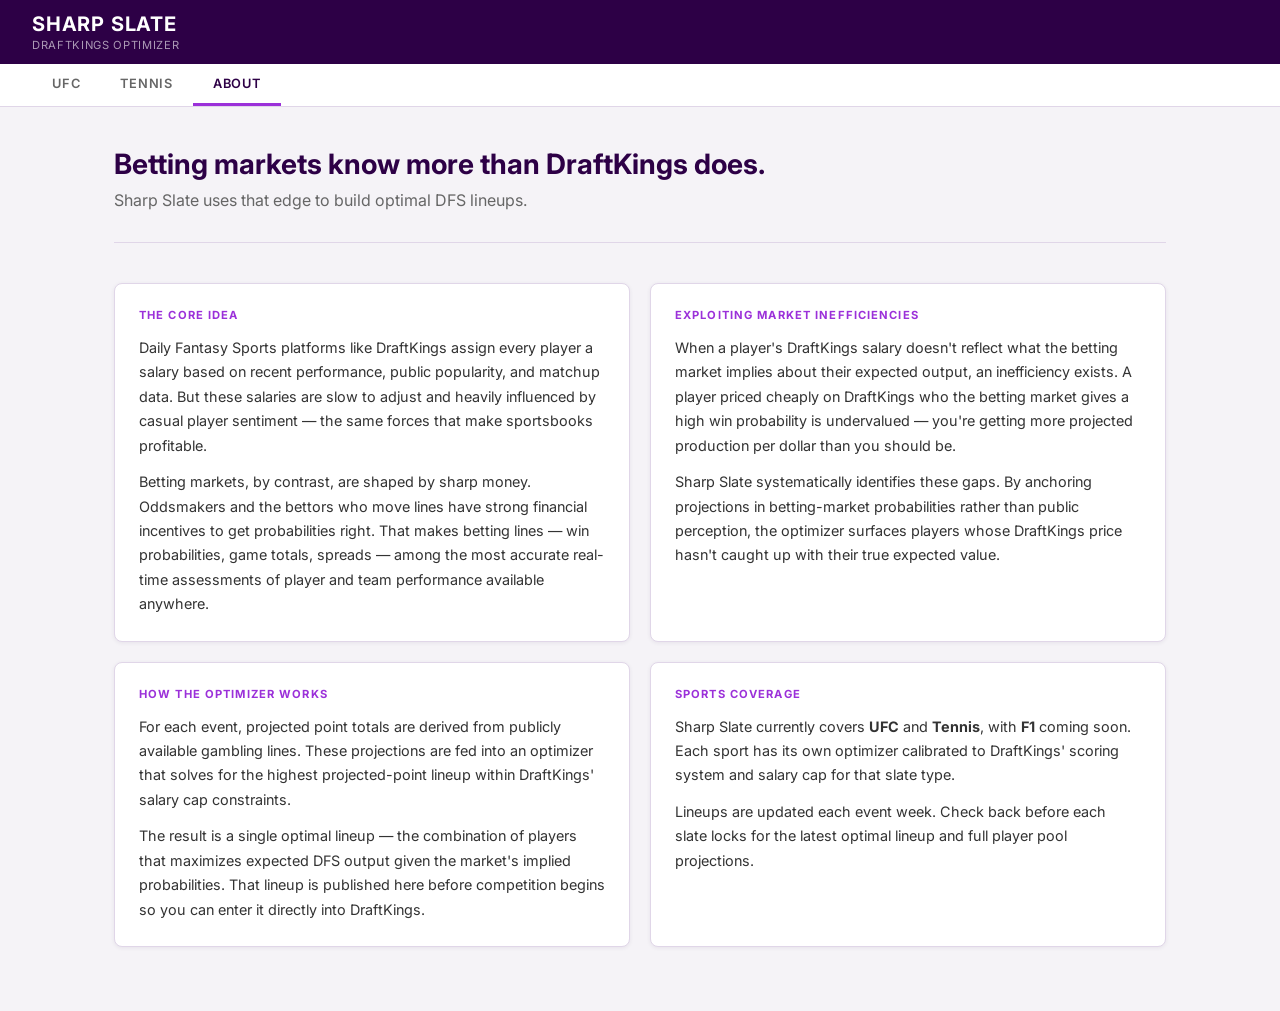
<file: about.html>
<!DOCTYPE html>
<html lang="en">
<head>
  <meta charset="UTF-8" />
  <meta name="viewport" content="width=device-width, initial-scale=1.0" />
  <title>About — Sharp Slate</title>
  <link rel="preconnect" href="https://fonts.googleapis.com" />
  <link href="https://fonts.googleapis.com/css2?family=Inter:wght@400;600;700&display=swap" rel="stylesheet" />
  <link rel="stylesheet" href="style.css" />
</head>
<body>

<header>
  <div class="header-left">
    <h1><a href="index.html" class="header-link">Sharp Slate</a></h1>
    <div class="subtitle">DraftKings Optimizer</div>
  </div>
  <div class="header-right"></div>
</header>

<nav class="site-nav">
  <a href="ufc.html">UFC</a>
  <a href="index.html">Tennis</a>
  <a href="about.html" class="active">About</a>
</nav>

<main class="about-main">

  <div class="about-hero">
    <h2>Betting markets know more than DraftKings does.</h2>
    <p>Sharp Slate uses that edge to build optimal DFS lineups.</p>
  </div>

  <div class="about-grid">

    <div class="about-card">
      <div class="about-card-title">The Core Idea</div>
      <p>
        Daily Fantasy Sports platforms like DraftKings assign every player a salary based on
        recent performance, public popularity, and matchup data. But these salaries are slow
        to adjust and heavily influenced by casual player sentiment — the same forces that
        make sportsbooks profitable.
      </p>
      <p>
        Betting markets, by contrast, are shaped by sharp money. Oddsmakers and the bettors
        who move lines have strong financial incentives to get probabilities right. That makes
        betting lines — win probabilities, game totals, spreads — among the most accurate
        real-time assessments of player and team performance available anywhere.
      </p>
    </div>

    <div class="about-card">
      <div class="about-card-title">Exploiting Market Inefficiencies</div>
      <p>
        When a player's DraftKings salary doesn't reflect what the betting market implies
        about their expected output, an inefficiency exists. A player priced cheaply on
        DraftKings who the betting market gives a high win probability is undervalued —
        you're getting more projected production per dollar than you should be.
      </p>
      <p>
        Sharp Slate systematically identifies these gaps. By anchoring projections in
        betting-market probabilities rather than public perception, the optimizer surfaces
        players whose DraftKings price hasn't caught up with their true expected value.
      </p>
    </div>

    <div class="about-card">
      <div class="about-card-title">How the Optimizer Works</div>
      <p>
        For each event, projected point totals are derived from publicly available gambling
        lines. These projections are fed into an optimizer that solves for the highest
        projected-point lineup within DraftKings' salary cap constraints.
      </p>
      <p>
        The result is a single optimal lineup — the combination of players that maximizes
        expected DFS output given the market's implied probabilities. That lineup is
        published here before competition begins so you can enter it directly into DraftKings.
      </p>
    </div>

    <div class="about-card">
      <div class="about-card-title">Sports Coverage</div>
      <p>
        Sharp Slate currently covers <strong>UFC</strong> and <strong>Tennis</strong>, with
        <strong>F1</strong> coming soon. Each sport has its own optimizer calibrated to
        DraftKings' scoring system and salary cap for that slate type.
      </p>
      <p>
        Lineups are updated each event week. Check back before each slate locks for the
        latest optimal lineup and full player pool projections.
      </p>
    </div>

  </div>

</main>

</body>
</html>
</file>
<file: style.css>
*, *::before, *::after { box-sizing: border-box; margin: 0; padding: 0; }

:root {
  --purple: #2D0046;
  --purple-mid: #5a1a7a;
  --purple-light: #f3eef7;
  --accent: #9b30d9;
  --text: #1a1a1a;
  --muted: #666;
  --border: #e0d6e8;
  --white: #ffffff;
  --optimal-bg: #f0e8f9;
}

body {
  font-family: 'Inter', system-ui, -apple-system, sans-serif;
  background: #f5f3f7;
  color: var(--text);
  min-height: 100vh;
}

/* ── Header ── */
header {
  background: var(--purple);
  color: var(--white);
  padding: 0 2rem;
  display: flex;
  align-items: center;
  justify-content: space-between;
  height: 64px;
  box-shadow: 0 2px 8px rgba(0,0,0,0.3);
}

.header-left { display: flex; flex-direction: column; justify-content: center; }

header h1 {
  font-size: 1.25rem;
  font-weight: 700;
  letter-spacing: 0.04em;
  text-transform: uppercase;
}

header .subtitle {
  font-size: 0.7rem;
  opacity: 0.6;
  letter-spacing: 0.06em;
  text-transform: uppercase;
  margin-top: 2px;
}

.header-right {
  text-align: right;
  display: flex;
  flex-direction: column;
  justify-content: center;
}

.tournament-name {
  font-size: 0.9rem;
  font-weight: 600;
  letter-spacing: 0.02em;
}

.tournament-date {
  font-size: 0.75rem;
  opacity: 0.65;
  margin-top: 2px;
}

/* ── Main container ── */
main {
  max-width: 1100px;
  margin: 0 auto;
  padding: 2rem 1.5rem 4rem;
}

/* ── Section headings ── */
.section-title {
  font-size: 0.7rem;
  font-weight: 700;
  letter-spacing: 0.12em;
  text-transform: uppercase;
  color: var(--purple);
  margin-bottom: 1rem;
  padding-bottom: 0.5rem;
  border-bottom: 2px solid var(--purple);
}

/* ── Optimal lineup summary ── */
#lineup-section { margin-bottom: 2.5rem; }

.lineup-meta {
  display: flex;
  gap: 1.5rem;
  margin-bottom: 1.25rem;
  flex-wrap: wrap;
}

.lineup-stat {
  background: var(--purple);
  color: var(--white);
  border-radius: 6px;
  padding: 0.5rem 1.25rem;
  font-size: 0.8rem;
  letter-spacing: 0.04em;
}

.lineup-stat span {
  font-weight: 700;
  font-size: 1rem;
  display: block;
}

.lineup-grid {
  display: grid;
  grid-template-columns: repeat(3, 1fr);
  gap: 1rem;
}

.player-card {
  background: var(--white);
  border: 1px solid var(--border);
  border-radius: 8px;
  padding: 1.1rem 1.25rem;
  box-shadow: 0 1px 4px rgba(45,0,70,0.08);
  position: relative;
  overflow: hidden;
}

.player-card::before {
  content: '';
  position: absolute;
  top: 0; left: 0; right: 0;
  height: 3px;
  background: var(--accent);
}

.player-card .card-name {
  font-size: 1.05rem;
  font-weight: 700;
  color: var(--purple);
  margin-bottom: 0.2rem;
}

.player-card .card-opponent {
  font-size: 0.75rem;
  color: var(--muted);
  margin-bottom: 0.75rem;
}

.player-card .card-opponent span {
  font-weight: 600;
  color: var(--text);
}

.card-stats { display: flex; gap: 1.5rem; }

.card-stat-label {
  font-size: 0.65rem;
  text-transform: uppercase;
  letter-spacing: 0.08em;
  color: var(--muted);
  margin-bottom: 0.1rem;
}

.card-stat-value {
  font-size: 1rem;
  font-weight: 700;
  color: var(--text);
}

/* ── Table controls ── */
.table-controls {
  display: flex;
  align-items: center;
  justify-content: space-between;
  margin-bottom: 0.75rem;
  flex-wrap: wrap;
  gap: 0.5rem;
}

.table-controls input {
  border: 1px solid var(--border);
  border-radius: 6px;
  padding: 0.4rem 0.75rem;
  font-size: 0.85rem;
  outline: none;
  width: 220px;
  font-family: inherit;
}

.table-controls input:focus {
  border-color: var(--accent);
  box-shadow: 0 0 0 2px rgba(155,48,217,0.15);
}

.table-legend {
  font-size: 0.75rem;
  color: var(--muted);
  display: flex;
  align-items: center;
  gap: 0.4rem;
}

/* ── Table ── */
.table-wrapper {
  background: var(--white);
  border-radius: 8px;
  box-shadow: 0 1px 4px rgba(45,0,70,0.07);
  overflow: hidden;
  border: 1px solid var(--border);
}

table { width: 100%; border-collapse: collapse; font-size: 0.9rem; }

thead tr { background: var(--purple); color: var(--white); }

thead th {
  padding: 0.85rem 1rem;
  text-align: left;
  font-size: 0.7rem;
  font-weight: 600;
  letter-spacing: 0.1em;
  text-transform: uppercase;
  cursor: pointer;
  user-select: none;
  white-space: nowrap;
}

thead th:hover { background: var(--purple-mid); }
thead th .sort-icon { margin-left: 0.3rem; opacity: 0.4; font-size: 0.65rem; }
thead th.sorted .sort-icon { opacity: 1; }

tbody tr { border-bottom: 1px solid var(--border); transition: background 0.1s; }
tbody tr:last-child { border-bottom: none; }
tbody tr:hover { background: var(--purple-light); }
tbody tr.is-optimal { background: var(--optimal-bg); }
tbody tr.is-optimal:hover { background: #e6d5f5; }

tbody td { padding: 0.75rem 1rem; }
.td-player { font-weight: 600; }
.td-optimal { text-align: center; }

.check-icon {
  display: inline-flex;
  align-items: center;
  justify-content: center;
  width: 20px;
  height: 20px;
  background: var(--accent);
  border-radius: 50%;
  color: white;
  font-size: 0.65rem;
}

#loading { text-align: center; padding: 3rem; color: var(--muted); font-size: 0.9rem; }

/* ── Responsive ── */
@media (max-width: 700px) {
  .lineup-grid { grid-template-columns: repeat(2, 1fr); }
  header h1 { font-size: 1rem; }
  .tournament-name { font-size: 0.8rem; }
}

@media (max-width: 480px) {
  .lineup-grid { grid-template-columns: 1fr; }
  .header-right { display: none; }
}

/* ── Nav bar ── */
.site-nav {
  background: var(--white);
  border-bottom: 1px solid var(--border);
  padding: 0 2rem;
  display: flex;
  gap: 0;
}

.site-nav a {
  display: inline-block;
  padding: 0.75rem 1.25rem;
  font-size: 0.8rem;
  font-weight: 600;
  letter-spacing: 0.06em;
  text-transform: uppercase;
  text-decoration: none;
  color: var(--muted);
  border-bottom: 3px solid transparent;
  transition: color 0.15s, border-color 0.15s;
}

.site-nav a:hover { color: var(--purple); }
.site-nav a.active { color: var(--purple); border-bottom-color: var(--accent); }

/* ── Header link ── */
.header-link {
  color: inherit;
  text-decoration: none;
}

/* ── About page ── */
.about-main {
  max-width: 1100px;
  margin: 0 auto;
  padding: 2.5rem 1.5rem 4rem;
}

.about-hero {
  margin-bottom: 2.5rem;
  padding-bottom: 2rem;
  border-bottom: 1px solid var(--border);
}

.about-hero h2 {
  font-size: 1.75rem;
  font-weight: 700;
  color: var(--purple);
  margin-bottom: 0.5rem;
  line-height: 1.25;
}

.about-hero p {
  font-size: 1rem;
  color: var(--muted);
}

.about-grid {
  display: grid;
  grid-template-columns: repeat(2, 1fr);
  gap: 1.25rem;
}

.about-card {
  background: var(--white);
  border: 1px solid var(--border);
  border-radius: 8px;
  padding: 1.5rem;
  box-shadow: 0 1px 4px rgba(45,0,70,0.07);
}

.about-card-title {
  font-size: 0.7rem;
  font-weight: 700;
  letter-spacing: 0.1em;
  text-transform: uppercase;
  color: var(--accent);
  margin-bottom: 0.85rem;
}

.about-card p {
  font-size: 0.9rem;
  line-height: 1.7;
  color: #333;
  margin-bottom: 0.75rem;
}

.about-card p:last-child { margin-bottom: 0; }

@media (max-width: 700px) {
  .about-grid { grid-template-columns: 1fr; }
  .about-hero h2 { font-size: 1.35rem; }
}

/* ── UFC theme overrides ── */
[data-sport="ufc"] {
  --purple: #1c1c1e;
  --purple-mid: #3a3a3c;
  --purple-light: #f5f5f5;
  --accent: #C9A84C;
  --border: #e0e0e0;
  --optimal-bg: #fdf8ec;
  background: #f0f0f0;
}

[data-sport="ufc"] header {
  background: #1c1c1e;
}

[data-sport="ufc"] .player-card::before {
  background: #C9A84C;
}

[data-sport="ufc"] .player-card .card-name {
  color: #1c1c1e;
}

[data-sport="ufc"] .section-title {
  color: #1c1c1e;
  border-bottom-color: #C9A84C;
}

[data-sport="ufc"] .lineup-stat {
  background: #1c1c1e;
}

[data-sport="ufc"] .check-icon {
  background: #C9A84C;
}

[data-sport="ufc"] thead tr {
  background: #1c1c1e;
}

[data-sport="ufc"] thead th:hover {
  background: #3a3a3c;
}

[data-sport="ufc"] .site-nav a.active {
  color: #1c1c1e;
  border-bottom-color: #C9A84C;
}

[data-sport="ufc"] .site-nav a:hover {
  color: #1c1c1e;
}

[data-sport="ufc"] tbody tr.is-optimal:hover {
  background: #f5edd6;
}
</file>
